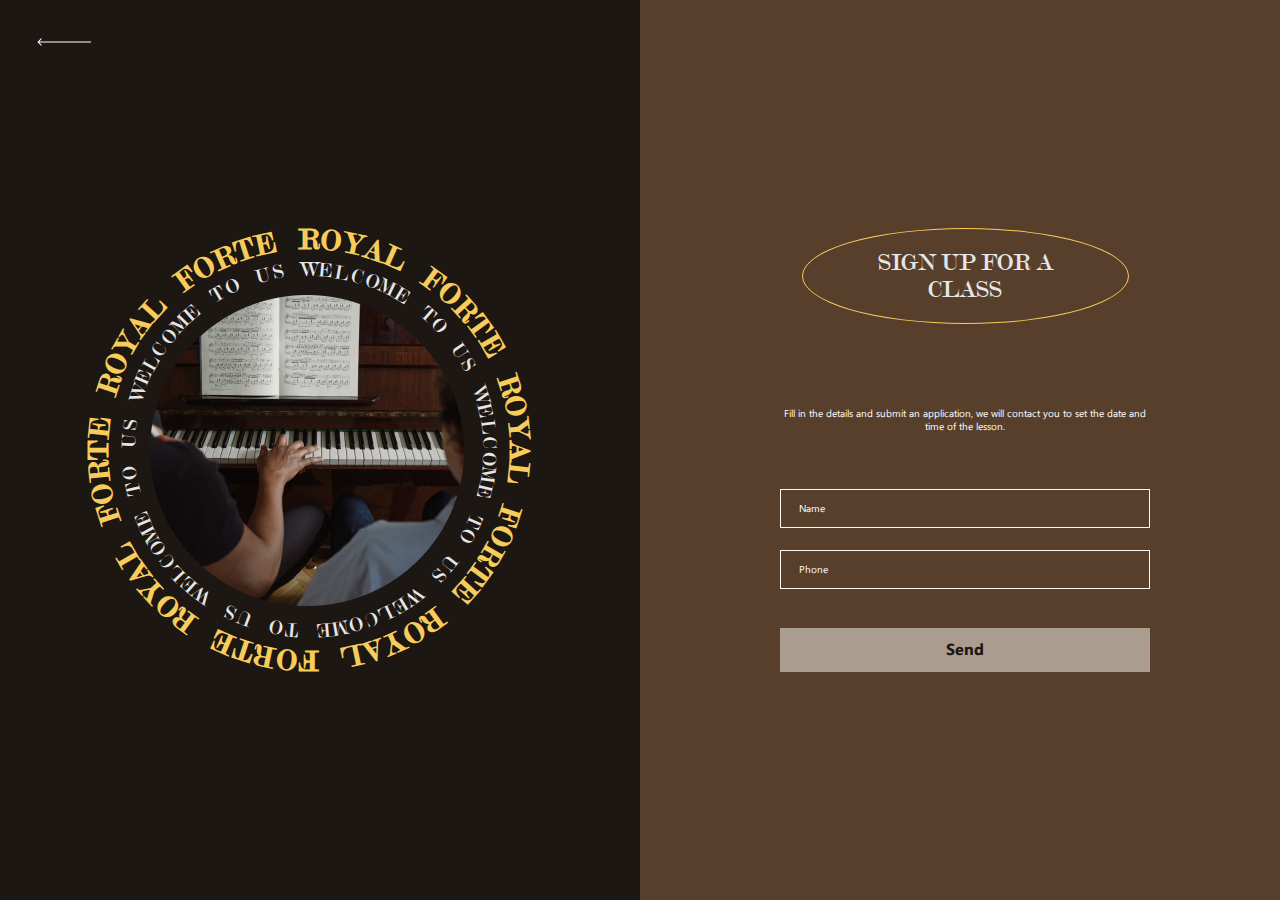
<file: sign-up.html>
<!DOCTYPE html>
<html lang="en">

<head>
 <meta charset="UTF-8">
 <meta http-equiv="X-UA-Compatible" content="IE=edge">
 <meta name="viewport" content="width=device-width, initial-scale=1.0">
 <title>Sign-Up</title>
 <link rel="stylesheet" href="css/fonts.css">
 <link rel="stylesheet" href="css/normalize.css">
 <link rel="stylesheet" href="css/style.css">
</head>

<body>

 <main>

  <section class="sign-up">
   <a class="sign-up__link" href="./index.html">
    <svg width="73" height="25" viewBox="0 0 73 25" fill="none" xmlns="http://www.w3.org/2000/svg">
     <rect width="73" height="25" fill="#1C1713" />
     <path d="M7.64645 11.6464C7.45119 11.8417 7.45119 12.1583 7.64645 12.3536L10.8284 15.5355C11.0237 15.7308 11.3403 15.7308 11.5355 15.5355C11.7308 15.3403 11.7308 15.0237 11.5355 14.8284L8.70711 12L11.5355 9.17157C11.7308 8.97631 11.7308 8.65973 11.5355 8.46447C11.3403 8.2692 11.0237 8.2692 10.8284 8.46447L7.64645 11.6464ZM61 11.5L8 11.5V12.5L61 12.5V11.5Z" fill="white" />
    </svg>
   </a>
   <div class="sign-up__row">
    <div class="sign-up__column">
     <div class="sign-up__box">
      <div class="sign-up__circle">
       <div class="circle"></div>
       <div class="circle--big"></div>
       <img class="sign-up__circle-img" src="img/sign-up/01.png" alt="Image">
      </div>
     </div>
    </div>
    <div class="sign-up__column">
     <div class="sign-up__content">
      <h2 class="sign-up__title btn">SIGN UP FOR A <br> CLASS</h2>
      <p class="sign-up__text">
       Fill in the details and submit an application, we will contact you to set the date and time of the lesson.
      </p>
      <form class="sign-up__form form" action="#">
       <div class="form__inputs">
        <input class="form__input" type="text" placeholder="Name">
        <input class="form__input" type="number" placeholder="Phone">
       </div>
       <button class="form__btn" type="submit">Send</button>
      </form>
     </div>
    </div>
   </div>
  </section>

 </main>

 <div class="popup visually-hidden">
  <div class="popup__wrapper">
   <div class="popup__inner">
    <button class="popup__close" type="button">
     <svg width="21" height="24" viewBox="0 0 21 24" fill="none" xmlns="http://www.w3.org/2000/svg">
      <line x1="1.38548" y1="0.681559" x2="20.3855" y2="23.6816" stroke="white" />
      <line y1="-0.5" x2="29.8329" y2="-0.5" transform="matrix(-0.636881 0.770962 0.770962 0.636881 20 1)" stroke="white" />
     </svg>
    </button>
    <div class="popup__title">
     THANK FOR YOU CONTACT , <br> WE WILL CALL YOU BACK DURING THE DAY !
    </div>
   </div>
  </div>
 </div>

 <script src="js/jquery.min.js"></script>
 <script src="js/script.js"></script>
</body>

</html>
</file>
<file: css/fonts.css>
@font-face {
 font-family: microsoft-phagspa-bold;
 font-display: swap;
 src: url("./../fonts/microsoft-phagspa-bold.woff") format("woff"),
  url("./../fonts/microsoft-phagspa-bold.woff2") format("woff2");
 font-weight: 700;
 font-style: normal;
}

@font-face {
 font-family: phagspa;
 font-display: swap;
 src: url("../fonts/PhagsPa.woff") format("woff"),
  url("../fonts/PhagsPa.woff2") format("woff2");
 font-weight: 400;
 font-style: normal;
}

@font-face {
 font-family: MOD20;
 font-display: swap;
 src: url("../fonts/ModernNo20.woff") format("woff"),
  url("../fonts/ModernNo20.woff2") format("woff2");
 font-weight: 400;
 font-style: normal;
}
</file>
<file: css/style.css>
html {
 -webkit-box-sizing: border-box;
 box-sizing: border-box;
 height: 100%
}

*,
*::before,
*::after {
 -webkit-box-sizing: border-box;
 box-sizing: border-box
}

body {
 height: 100%;
 background: #1c1713;
 color: #e6e6e6;
 font-family: MOD20, serif;
 font-weight: 400
}

.page {
 overflow: hidden;
 display: -webkit-box;
 display: -ms-flexbox;
 display: flex;
 -webkit-box-orient: vertical;
 -webkit-box-direction: normal;
 -ms-flex-direction: column;
 flex-direction: column;
 min-height: 100%
}

.footer {
 margin-top: auto
}

.block-row {
 display: -webkit-box;
 display: -ms-flexbox;
 display: flex;
 -webkit-box-align: center;
 -ms-flex-align: center;
 align-items: center;
 -webkit-box-pack: justify;
 -ms-flex-pack: justify;
 justify-content: space-between;
 -webkit-box-orient: horizontal;
 -webkit-box-direction: normal;
 -ms-flex-direction: row;
 flex-direction: row
}

.visually-hidden {
 visibility: hidden;
 opacity: 0
}

.container {
 max-width: 1065px;
 padding: 0 10px;
 margin: 0 auto;
 min-height: 100%
}

.header {
 margin-bottom: 205px
}

.header__inner,
.footer__inner {
 padding: 24px 0
}

.nav {
 display: unset
}

.nav__list {
 -webkit-box-pack: center;
 -ms-flex-pack: center;
 justify-content: center;
 padding: 0;
 margin: 0;
 list-style: none
}

.nav__list-item:not(:last-child) {
 margin-right: 115px
}

.nav__list-link {
 text-transform: uppercase;
 text-decoration: none;
 display: block;
 font-family: phagspa, sans-serif;
 font-size: 15px;
 line-height: 19px;
 color: #e6e6e6;
 -webkit-transition: .3s;
 -o-transition: .3s;
 transition: .3s;
 padding: 10px 0
}

.nav__list-link:hover {
 color: #f8cc5a
}

.main-screen {
 position: relative;
 margin-bottom: 165px
}

.main-screen__dec {
 position: absolute;
 right: -50px;
 bottom: 30px;
 width: 97px;
 height: 90px;
 background-image: url("../img/main-screen/dec2.svg");
 background-repeat: no-repeat
}

.main-screen__inner {
 position: relative;
 background-image: url("../img/main-screen/main-screen__bg.png");
 background-repeat: no-repeat;
 background-position: center top;
 min-height: 605px
}

.main-screen__inner::before {
 content: "";
 position: absolute;
 right: -180px;
 top: -20px;
 width: 228px;
 height: 228px;
 background-image: url("../img/main-screen/dec1.svg");
 background-repeat: no-repeat
}

.main-screen__inner::after {
 content: "";
 position: absolute;
 bottom: 1px;
 left: 0;
 width: 170.5px;
 height: 180px;
 background-image: url("../img/main-screen/dec3.svg");
 background-repeat: no-repeat
}

.main-screen__title {
 margin: 0;
 font-family: MOD20, serif;
 font-weight: 400;
 font-size: 120px;
 line-height: 128px
}

.main-screen__title strong {
 position: absolute;
 font-weight: 400
}

.main-screen__title strong:nth-child(1) {
 top: 160px
}

.main-screen__title strong:nth-child(2) {
 top: 285px;
 left: 210px
}

.main-screen__title strong:nth-child(3) {
 color: #f8cc5a;
 top: 380px;
 left: 360px
}

.time-to-music {
 margin-bottom: 350px
}

.time-to-music__title {
 display: block;
 text-align: center;
 font-weight: 400;
 font-size: 35px;
 line-height: 37px;
 margin: 0px 0 260px;
 padding-bottom: 40px;
 border-bottom: 1px solid #fff
}

.time-to-music__inner {
 margin-top: 256px;
 -webkit-transform: translateX(100px);
 -ms-transform: translateX(100px);
 transform: translateX(100px)
}

.time-to-music__content {
 text-align: right;
 margin-right: 30px
}

.time-to-music__text {
 margin: 0;
 font-family: phagspa, sans-serif;
 font-size: 20px;
 font-weight: 400;
 line-height: 26px;
 color: #fff;
 margin: 100px 0 200px;
 width: 100%;
 max-width: 457px;
 text-align: left
}

.btn {
 text-decoration: none;
 color: #e6e6e6;
 display: inline-block;
 padding: 20px 75px;
 border: 1px solid #f8cc5a;
 font-family: MOD20, serif;
 font-weight: 400;
 font-size: 25px;
 line-height: 27px;
 -webkit-transition: .3s;
 -o-transition: .3s;
 transition: .3s;
 border-radius: 50%
}

.btn:hover {
 color: #1c1713;
 background: #f8cc5a
}

.vid {
 margin-bottom: 280px
}

.vid__vid {
 position: relative;
 width: 100%;
 padding-bottom: 41%;
 min-height: 100%
}

.vid__vid video {
 -o-object-fit: cover;
 object-fit: cover;
 position: absolute;
 width: 100%;
 height: 100%;
 top: 0;
 left: 0;
 right: 0;
 bottom: 0
}

.vid__vid::after {
 content: "";
 position: absolute;
 right: 50px;
 bottom: -100px;
 width: 273px;
 height: 269px;
 background-image: url("../img/big-img/dec.svg");
 background-repeat: no-repeat;
 z-index: -1
}

.title {
 font-weight: 400;
 font-size: 60px;
 line-height: 64px;
 margin: 0
}

.title span {
 display: block
}

.programms {
 margin-bottom: 325px;
 color: #fff
}

.programms .container {
 max-width: 1300px
}

.programms__title {
 margin: 0 0 100px 100px
}

.programms__title span:last-child {
 margin-left: 80px
}

.programms__row {
 margin-left: 50px
}

.programms__content {
 max-width: 670px;
 width: 100%;
 text-align: center;
 -webkit-transform: translateX(50px);
 -ms-transform: translateX(50px);
 transform: translateX(50px)
}

.programms__list {
 list-style: none;
 padding: 0;
 margin: 0;
 width: 100%;
 margin: 0 0 200px 0
}

.programms__list-item {
 padding: 28px 30px;
 border-top: 1px solid #fff;
 text-align: left
}

.programms__list-item:last-child {
 border-bottom: 1px solid #fff
}

.programms__list-box {
 display: -webkit-box;
 display: -ms-flexbox;
 display: flex;
 -webkit-box-orient: vertical;
 -webkit-box-direction: normal;
 -ms-flex-direction: column;
 flex-direction: column;
 -webkit-box-pack: justify;
 -ms-flex-pack: justify;
 justify-content: space-between
}

.programms__list-month {
 text-transform: uppercase;
 display: inline-block;
 font-weight: 400;
 font-size: 30px;
 line-height: 32px
}

.programms__list-month+.programms__lessons {
 margin: 30px 0 0px
}

.programms__lessons {
 font-family: phagspa, sans-serif;
 font-weight: 400;
 font-size: 20px;
 line-height: 26px;
 color: #e6e6e6;
 margin: 0
}

.programms__list-price {
 font-family: phagspa, sans-serif;
 font-weight: 400;
 font-size: 30px;
 line-height: 38px;
 margin: 15px 0
}

.achieve {
 margin-bottom: 375px;
 color: #e6e6e6
}

.achieve .container {
 max-width: 1215px
}

.achieve__inner {
 margin-left: 80px;
 position: relative
}

.achieve__inner::after {
 position: absolute;
 content: "";
 bottom: -290px;
 right: -450px;
 width: 533px;
 height: 541px;
 background-image: url("../img/achieve/dec.svg");
 background-repeat: no-repeat
}

.achieve__title {
 margin-bottom: -120px;
 position: relative;
 z-index: 1;
 text-shadow: 0px 4px 4px rgba(0, 0, 0, .25)
}

.achieve__title span:nth-child(1) {
 font-size: 70px;
 line-height: 75px
}

.achieve__title span:nth-child(2) {
 margin-left: 75px
}

.achieve__title strong {
 font-weight: 400;
 color: #f8cc5a
}

.achieve__text {
 font-weight: 400;
 font-size: 30px;
 line-height: 32px;
 margin: 0
}

.achieve__text span {
 display: block;
 text-align: right
}

.achieve__img {
 -webkit-transform: translateX(100px);
 -ms-transform: translateX(100px);
 transform: translateX(100px)
}

.reviews {
 margin-bottom: 145px
}

.reviews__inner {
 margin-bottom: 370px
}

.reviews__title {
 margin-bottom: 250px;
 font-size: 40px;
 line-height: 43px;
 position: relative
}

.reviews__title::after {
 position: absolute;
 content: "";
 width: 1270px;
 height: 1px;
 background: #fff;
 left: -1000px;
 top: -23px
}

.reviews__slider {
 margin: 0 auto
}

.slider-reviews {
 max-width: 683px;
 border: 1px solid #f8cc5a
}

.slider-reviews .slick-prev {
 left: 30px;
 z-index: 1;
 display: inline-block;
 width: 20px;
 height: 20px;
 border: 1px solid #f8cc5a;
 background: rgba(0, 0, 0, 0);
 opacity: 1;
 border-radius: 50%;
 -webkit-transition: .3s;
 -o-transition: .3s;
 transition: .3s
}

.slider-reviews .slick-prev::before,
.slider-reviews .slick-next::before {
 content: "";
 font-family: unset
}

.slider-reviews .slick-prev:hover,
.slider-reviews .slick-next:hover {
 background: #f8cc5a
}

.slider-reviews .slick-next {
 right: 30px;
 z-index: 1;
 display: inline-block;
 width: 20px;
 height: 20px;
 border: 1px solid #f8cc5a;
 background: rgba(0, 0, 0, 0);
 opacity: 1;
 border-radius: 50%;
 -webkit-transition: .3s;
 -o-transition: .3s;
 transition: .3s
}

.slider-reviews__item {
 padding: 44px 80px 50px 100px
}

.slider-reviews__item-person {
 -webkit-box-pack: start;
 -ms-flex-pack: start;
 justify-content: flex-start;
 font-family: phagspa, sans-serif;
 font-weight: 400;
 margin-bottom: 22px
}

.slider-reviews__item-img {
 margin-right: 52px
}

.slider-reviews__item-name {
 font-size: 20px;
 line-height: 26px;
 margin: 0 0 20px
}

.slider-reviews__item-age {
 margin: 0;
 font-size: 15px;
 line-height: 19px
}

.slider-reviews__item-text {
 margin: 0;
 font-family: phagspa, sans-serif;
 font-weight: 400;
 font-size: 15px;
 line-height: 19px
}

.reviews__dec {
 text-align: center;
 margin-bottom: 35px
}

.reviews__dec span {
 display: inline-block;
 width: 15px;
 height: 15px;
 background: #f8cc5a;
 border-radius: 50%
}

.reviews__dec span:not(:last-child) {
 margin-right: 25px
}

.reviews__quote {
 font-weight: 400;
 font-size: 40px;
 line-height: 43px;
 text-align: center;
 text-shadow: 0px 4px 4px rgba(0, 0, 0, .25);
 margin: 0 auto 225px;
 width: 100%;
 max-width: 601px
}

.reviews__img {
 padding: 31px;
 border: 1px solid #f8cc5a
}

.reviews__img img {
 width: 100%;
 -o-object-fit: cover;
 object-fit: cover
}

.questions {
 margin-bottom: 550px
}

.questions__inner {
 position: relative
}

.questions__inner::after {
 position: absolute;
 content: "";
 bottom: -280px;
 width: 10px;
 height: 53px;
 left: 0;
 right: 0;
 margin: 0 auto;
 background: url("../img/questions/dec.svg");
 background-repeat: no-repeat
}

.questions__title {
 font-size: 40px;
 line-height: 43px;
 margin-bottom: 65px
}

.accordion-item,
.accordion-header,
.accordion-button {
 background: rgba(0, 0, 0, 0)
}

.accordion-item {
 border: none;
 outline: none
}

.accordion-button {
 background: rgba(0, 0, 0, 0) !important;
 width: 100%;
 border: none;
 border-bottom: 1px solid #f8cc5a;
 font-family: MOD20, serif;
 font-weight: 400;
 font-size: 36px;
 line-height: 39px;
 background: rgba(0, 0, 0, 0);
 cursor: pointer;
 color: #e6e6e6;
 padding: 40px 0;
 text-align: left;
 position: relative
}

.accordion-button::after {
 content: "";
 -ms-flex-negative: unset;
 flex-shrink: unset;
 background-image: unset;
 background-repeat: unset;
 background-size: unset;
 position: absolute;
 content: "";
 right: 0;
 bottom: 0;
 top: 0;
 margin: auto 0;
 width: 39px;
 height: 39px;
 border: 1px solid #f8cc5a;
 background: #f8cc5a;
 -webkit-transition: .3s;
 -o-transition: .3s;
 transition: .3s;
 border-radius: 50%
}

.accordion-button:focus {
 border: none;
 border-bottom: 1px solid #f8cc5a;
 -webkit-box-shadow: none;
 box-shadow: none
}

.accordion-button:not(.collapsed) {
 color: #e6e6e6;
 -webkit-box-shadow: none;
 box-shadow: none
}

.accordion-button:not(.collapsed)::after {
 background: rgba(0, 0, 0, 0)
}

.accordion-body {
 margin: 0;
 padding: 20px 0;
 font-family: phagspa, sans-serif;
 font-weight: 400;
 font-size: 20px;
 color: #e6e6e6;
 line-height: 26px;
 background: rgba(0, 0, 0, 0)
}

.contacts {
 text-align: center;
 margin-bottom: 180px
}

.contacts__inner {
 position: relative
}

.contacts__text {
 margin: 0 0 206px;
 font-weight: 400;
 font-size: 25px;
 line-height: 27px;
 text-align: left
}

.contacts__text>span {
 display: block
}

.contacts__text>span>span {
 color: #f8cc5a
}

.contacts__title {
 margin: 0 0 -300px;
 font-weight: 400;
 font-size: 120px;
 line-height: 128px;
 color: #f8cc5a;
 text-shadow: 0px 4px 4px rgba(0, 0, 0, .25);
 position: relative;
 z-index: 1
}

.contacts__img {
 display: inline-block;
 border: 1px solid #f8cc5a;
 margin-bottom: 40px
}

.contacts__links>a {
 display: inline-block;
 text-decoration: none;
 font-family: MOD20, serif;
 font-weight: 400;
 font-size: 25px;
 line-height: 27px;
 color: #fffaf7;
 padding: 15px 0;
 position: relative;
 -webkit-transition: .3s;
 -o-transition: .3s;
 transition: .3s
}

.contacts__links>a:hover {
 color: #f8cc5a
}

.contacts__links a:not(:last-child)::after {
 content: "";
 position: absolute;
 bottom: 0;
 left: 0;
 right: 0;
 margin: 0 auto;
 width: 53px;
 height: 1px;
 background: #f8cc5a
}

.contacts__list {
 list-style: none;
 padding: 0;
 max-width: 140px;
 margin: 16px auto 0
}

.contacts__list-link {
 background: #b2b0ae;
 padding: 9px;
 display: block;
 -webkit-transition: .3s;
 -o-transition: .3s;
 transition: .3s;
 border-radius: 50%
}

.contacts__list-link:hover {
 background: #f8cc5a
}

.contacts__list-link img {
 display: block
}

.contacts__btn {
 position: absolute;
 right: -120px;
 bottom: 120px
}

.sign-up {
 min-height: 100vh;
 position: relative
}

.sign-up__link {
 position: absolute;
 left: 30px;
 top: 30px
}

.sign-up__row {
 min-height: 100vh;
 display: grid;
 grid-template-columns: 50% 50%;
 -webkit-box-align: center;
 -ms-flex-align: center;
 align-items: center;
 align-self: center
}

.sign-up__column {
 min-height: 100vh;
 text-align: center;
 display: grid;
 -webkit-box-align: center;
 -ms-flex-align: center;
 align-items: center
}

.sign-up__column:first-child {
 background: #1c1713
}

.sign-up__column:last-child {
 background: #573f2c
}

.sign-up__content {
 max-width: 370px;
 width: 100%;
 margin: 0 auto 0 140px
}

.sign-up__box {
 margin: 0 110px 0 auto;
 position: relative
}

.sign-up__circle {
 position: relative;
 width: 447px;
 height: 450px
}

.circle {
 position: absolute;
 top: 0;
 left: 0;
 bottom: 0;
 right: 0;
 margin: auto auto;
 width: 314px;
 height: 311px;
 border-radius: 50%;
 text-align: center;
 line-height: 200px;
 font-size: 21px
}

.circle--big {
 position: absolute;
 width: 447px;
 height: 450px;
 border-radius: 50%;
 text-align: center;
 line-height: 200px;
 font-size: 31px;
 top: 0;
 left: 0;
 right: 0;
 bottom: 0;
 color: #f8cc5a
}

.circle span {
 display: inline-block;
 width: 25px;
 position: absolute;
 -webkit-transform: translate(-10.5px, 55px) rotate(var(--rot)) translate(0, -180px);
 -ms-transform: translate(-10.5px, 55px) rotate(var(--rot)) translate(0, -180px);
 transform: translate(-10.5px, 55px) rotate(var(--rot)) translate(0, -180px)
}

.circle--big strong {
 display: inline-block;
 width: 25px;
 position: absolute;
 -webkit-transform: translate(-10.5px, 125px) rotate(var(--rot)) translate(0, -210px);
 -ms-transform: translate(-10.5px, 125px) rotate(var(--rot)) translate(0, -210px);
 transform: translate(-10.5px, 125px) rotate(var(--rot)) translate(0, -210px)
}

.sign-up__circle-img {
 position: absolute;
 top: 0;
 left: 0;
 right: 0;
 bottom: 0;
 margin: auto auto
}

.sign-up__title {
 font-weight: 400;
 font-size: 25px;
 line-height: 27px;
 text-transform: uppercase;
 margin: 0 0 83px
}

.sign-up__title:hover {
 background: rgba(0, 0, 0, 0);
 color: #e6e6e6
}

.sign-up__text {
 font-family: phagspa, sans-serif;
 font-weight: 400;
 font-size: 10px;
 line-height: 13px;
 color: #fff;
 margin: 0 0 56px
}

.form__inputs {
 margin-bottom: 39px
}

.form__input {
 display: block;
 width: 100%;
 border: .5px solid #fff9f4;
 padding: 12px 18px;
 background: rgba(0, 0, 0, 0);
 font-family: phagspa, sans-serif;
 font-weight: 400;
 font-size: 10px;
 line-height: 13px;
 color: #fff;
 outline: none
}

.form__input:not(:last-child) {
 margin-bottom: 22px
}

.form__input::-webkit-input-placeholder {
 font-family: phagspa, sans-serif;
 font-weight: 400;
 font-size: 10px;
 line-height: 13px;
 color: #fff
}

.form__input::-moz-placeholder {
 font-family: phagspa, sans-serif;
 font-weight: 400;
 font-size: 10px;
 line-height: 13px;
 color: #fff
}

.form__input:-ms-input-placeholder {
 font-family: phagspa, sans-serif;
 font-weight: 400;
 font-size: 10px;
 line-height: 13px;
 color: #fff
}

.form__input::-ms-input-placeholder {
 font-family: phagspa, sans-serif;
 font-weight: 400;
 font-size: 10px;
 line-height: 13px;
 color: #fff
}

.form__input::placeholder {
 font-family: phagspa, sans-serif;
 font-weight: 400;
 font-size: 10px;
 line-height: 13px;
 color: #fff
}

.form__input::-webkit-outer-spin-button,
.form__input::-webkit-inner-spin-button {
 -webkit-appearance: none;
 margin: 0;
}

.form__btn {
 padding: 12px 0;
 width: 100%;
 background-color: rgba(255, 249, 244, .5);
 font-family: microsoft-phagspa-bold, serif;
 font-weight: 700;
 font-size: 16px;
 line-height: 20px;
 color: #1c1713;
 -webkit-transition: .3s;
 -o-transition: .3s;
 transition: .3s;
 border: none;
 cursor: pointer;
}

.form__btn:hover {
 color: #f8cc5a
}

.popup {
 height: 100%;
 padding: 41px 37px;
 position: fixed;
 top: 0;
 left: 0;
 right: 0;
 bottom: 0;
 background: #1c1713;
 -webkit-transition: .3s;
 -o-transition: .3s;
 transition: .3s
}

.popup__wrapper {
 border: 1px solid #fff;
 height: 100%
}

.popup__inner {
 height: 100%;
 position: relative;
 display: -webkit-box;
 display: -ms-flexbox;
 display: flex;
 -webkit-box-align: center;
 -ms-flex-align: center;
 align-items: center;
 -webkit-box-pack: center;
 -ms-flex-pack: center;
 justify-content: center
}

.popup__close {
 position: absolute;
 right: 10px;
 top: 10px;
 background: rgba(0, 0, 0, 0);
 border: none;
 cursor: pointer
}

.popup__title {
 font-weight: 400;
 font-size: 25px;
 line-height: 27px;
 text-align: center;
 max-width: 676px;
 margin: 0
}
</file>
